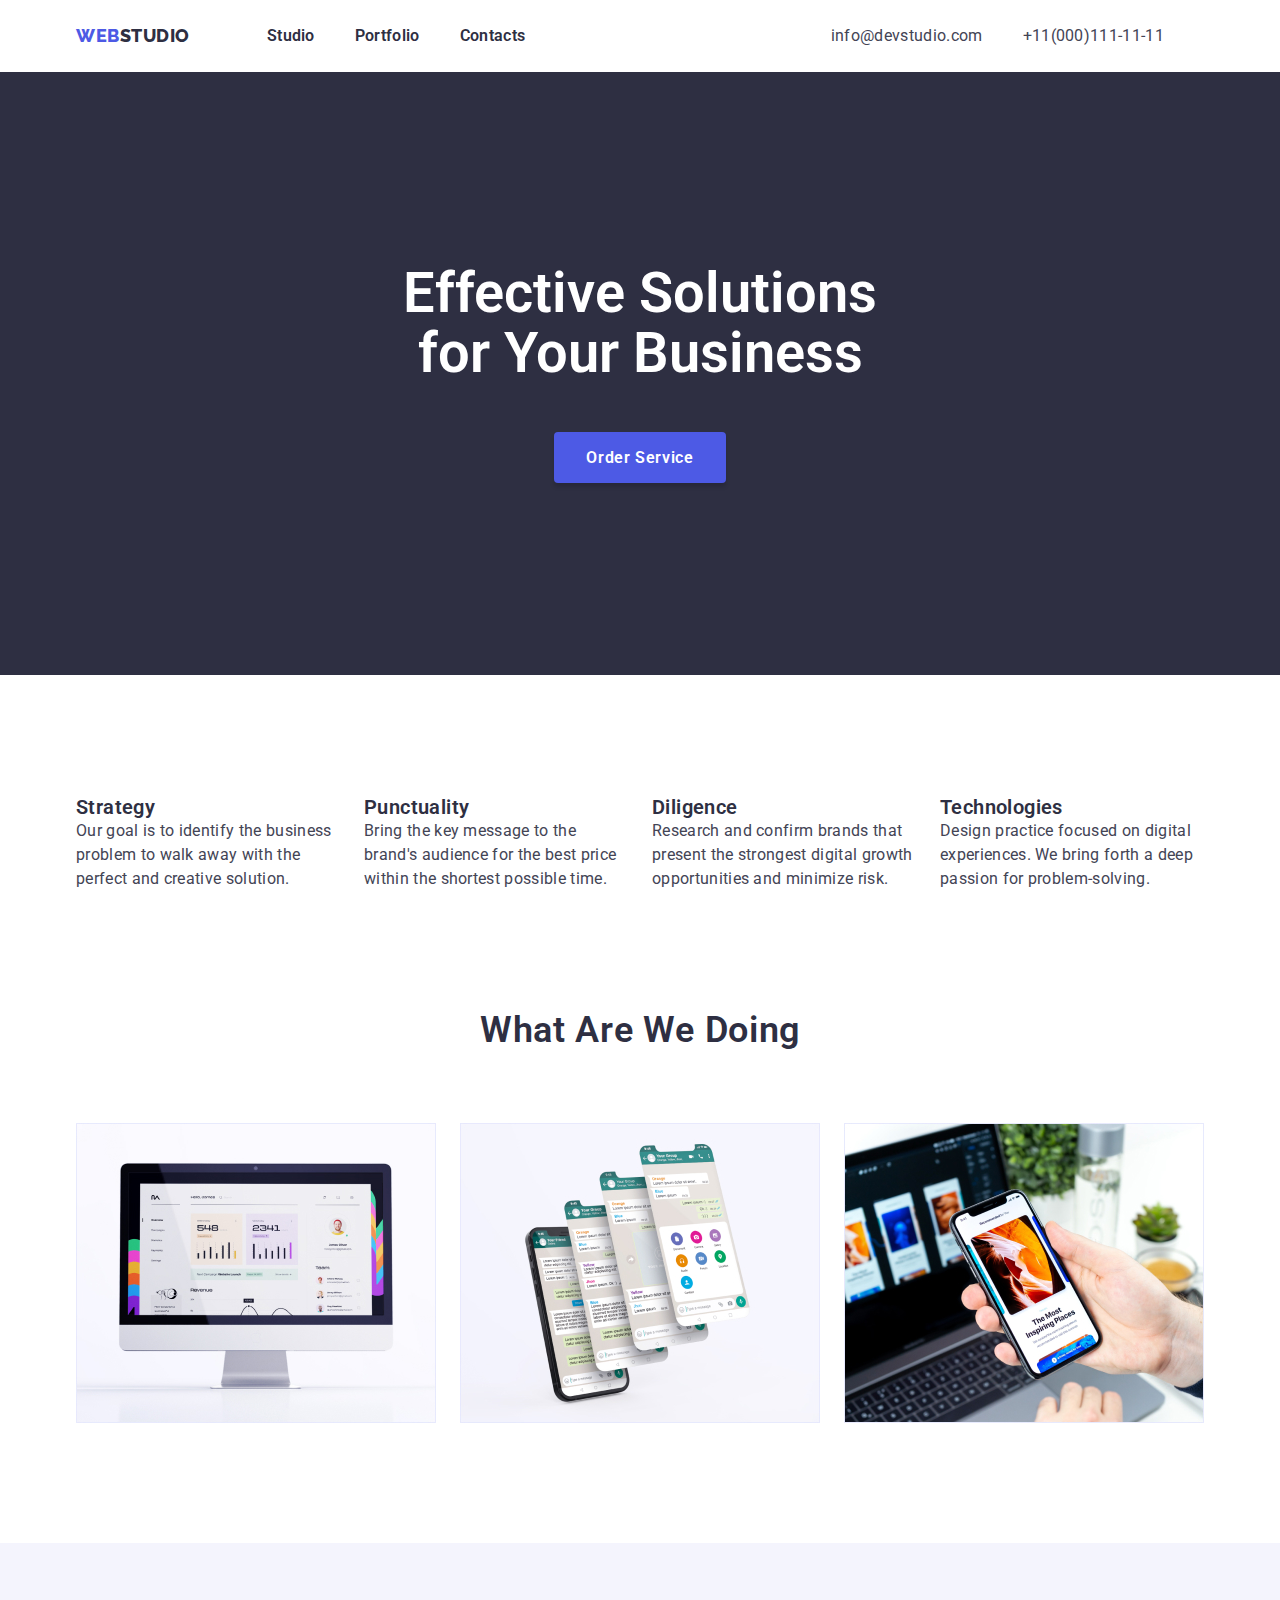
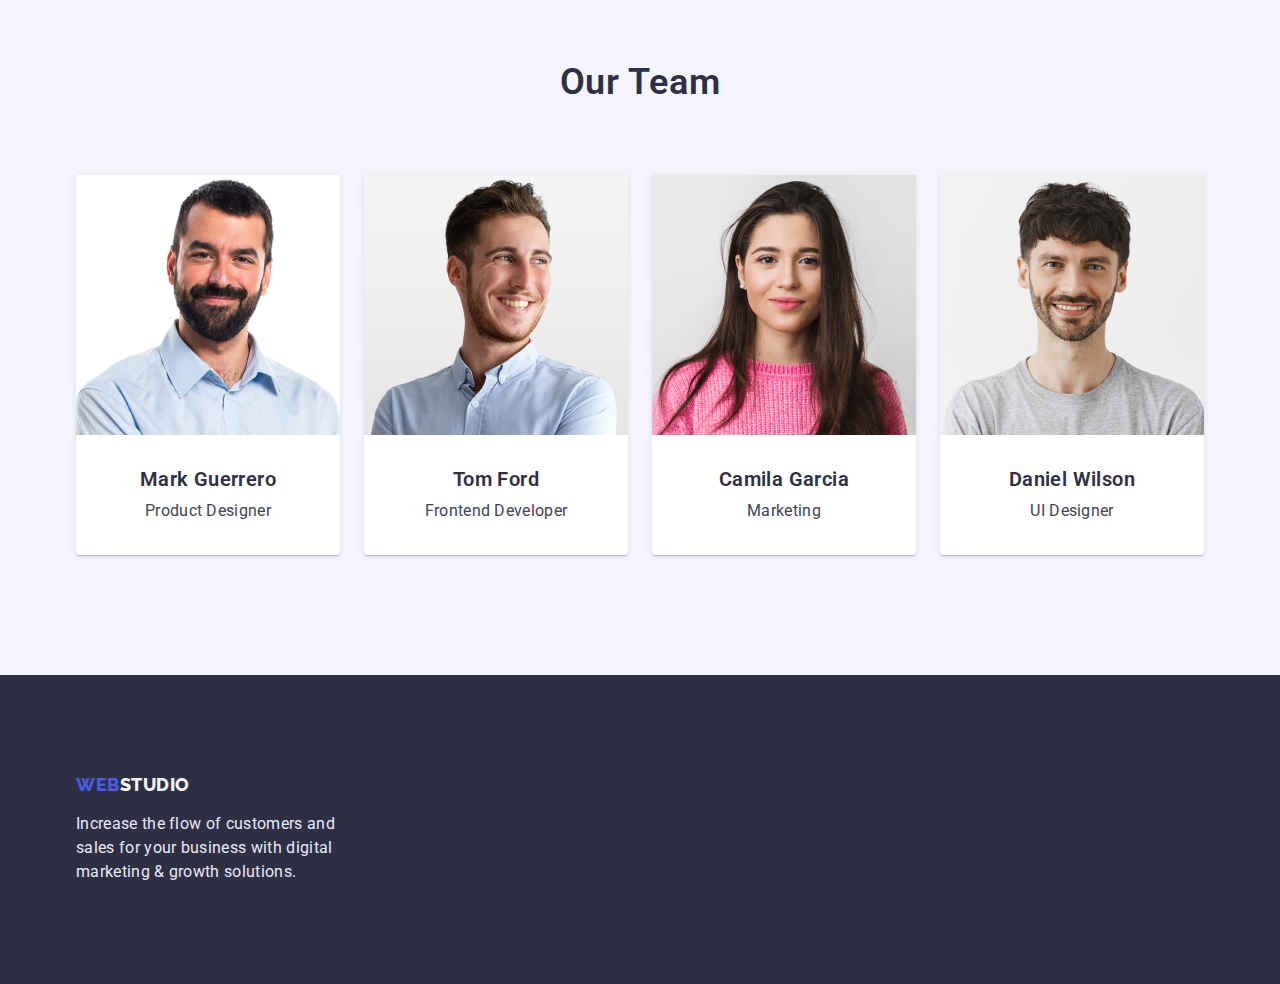
<file: index.html>
<!DOCTYPE html>
<html lang="en">
  <head>
    <meta charset="UTF-8" />
    <meta http-equiv="X-UA-Compatible" content="IE=edge" />
    <meta name="viewport" content="width=device-width, initial-scale=1.0" />
    <title>WEBSTUDIO</title>
    <link
      rel="stylesheet"
      href="https://cdn.jsdelivr.net/npm/modern-normalize@1.1.0/modern-normalize.min.css"
    />
    <link rel="preconnect" href="https://fonts.googleapis.com" />
    <link rel="preconnect" href="https://fonts.gstatic.com" crossorigin />
    <link
      href="https://fonts.googleapis.com/css2?family=Raleway:wght@700&family=Roboto:wght@400;500;700;900&display=swap"
      rel="stylesheet"
    />
    <link rel="stylesheet" href="./css/styles.css" />
  </head>
  <body>
    <header class="header">
      <div class="container">
        <nav>
          <a class="header-logo link" href="./index.html">
            <span class="web-header">WEB</span
            ><span class="studio-header">STUDIO</span></a
          >
          <ul class="header-nav list">
            <li><a class="nav-link link" href="./index.html">Studio</a></li>
            <li>
              <a class="nav-link link" href="./portfolio.html">Portfolio</a>
            </li>
            <li><a class="nav-link link" href="">Contacts</a></li>
          </ul>
        </nav>
        <div class="heder-info">
          <ul class="contacts-list list">
            <li>
              <a class="contacts-link link" href="mailto:info@devstudio.com"
                >info@devstudio.com</a
              >
            </li>
            <li>
              <a class="contacts-link link" href="tel:+110001111111"
                >+11(000)111-11-11</a
              >
            </li>
          </ul>
        </div>
      </div>
    </header>
    <main>
      <section class="hero">
        <div class="container">
          <h1 class="hero-title">Effective Solutions for Your Business</h1>
          <button class="hero-btm btm" type="button">Order Service</button>
        </div>
      </section>
      <section class="benefits">
        <div class="container">
          <h2 hidden>Benefits</h2>
          <ul class="list">
            <li class="benefits-list">
              <h3 class="benefits-title">Strategy</h3>
              <p class="benefits-text">
                Our goal is to identify the business problem to walk away with
                the perfect and creative solution.
              </p>
            </li>
            <li class="benefits-list">
              <h3 class="benefits-title">Punctuality</h3>
              <p class="benefits-text">
                Bring the key message to the brand's audience for the best price
                within the shortest possible time.
              </p>
            </li>
            <li class="benefits-list">
              <h3 class="benefits-title">Diligence</h3>
              <p class="benefits-text">
                Research and confirm brands that present the strongest digital
                growth opportunities and minimize risk.
              </p>
            </li>
            <li class="benefits-list">
              <h3 class="benefits-title">Technologies</h3>
              <p class="benefits-text">
                Design practice focused on digital experiences. We bring forth a
                deep passion for problem-solving.
              </p>
            </li>
          </ul>
        </div>
      </section>
      <section class="work">
        <div class="container">
          <h2 class="work-title">What are we doing</h2>
          <ul class="list">
            <li>
              <img class="img"
                width="360"
                height="300"
                src="./img/photo-pc.jpg"
                alt="photo-pc"
              />
            </li>
            <li>
              <img class="img"
                width="360"
                height="300"
                src="./img/photo-phone.jpg"
                alt="photo-phone"
              />
            </li>
            <li>
              <img class="img"
                width="360"
                height="300"
                src="./img/laptop.jpg"
                alt="laptop"
              />
            </li>
          </ul>
        </div>
      </section>
      <section class="team">
        <div class="container">
          <h2 class="team-title">Our Team</h2>
          <ul class="team-list list">
            <li class="team-item">
              <img class="img"
                width="264"
                height="260"
                src="./img/Mark-Guerrero.jpg"
                alt="Mark Guerrero"
              />
              <h3 class="subject">Mark Guerrero</h3>
              <p class="team-text">Product Designer</p>
            </li>
            <li class="team-item">
              <img class="img"
                width="264"
                height="260"
                src="./img/Tom-Ford.jpg"
                alt="Tom Ford"
              />
              <h3 class="subject">Tom Ford</h3>
              <p class="team-text">Frontend Developer</p>
            </li>
            <li class="team-item">
              <img class="img"
                width="264"
                height="260"
                src="./img/Camila-Garcia.jpg"
                alt="Camila Garcia"
              />
              <h3 class="subject">Camila Garcia</h3>
              <p class="team-text">Marketing</p>
            </li>
            <li class="team-item">
              <img class="img"
                width="264"
                height="260"
                src="./img/Daniel-Wilson.jpg"
                alt="Daniel Wilson"
              />
              <h3 class="subject">Daniel Wilson</h3>
              <p class="team-text">UI Designer</p>
            </li>
          </ul>
        </div>
      </section>
    </main>

    <footer class="footer">
      <div class="container">
        <a class="footer-logo link" href="/index.html">
          <span class="footer-web">WEB</span
          ><span class="footer-studio">STUDIO</span></a
        >
        <p class="footer-text">
          Increase the flow of customers and sales for your business with
          digital marketing & growth solutions.
        </p>
      </div>
    </footer>
  </body>
</html>
</file>
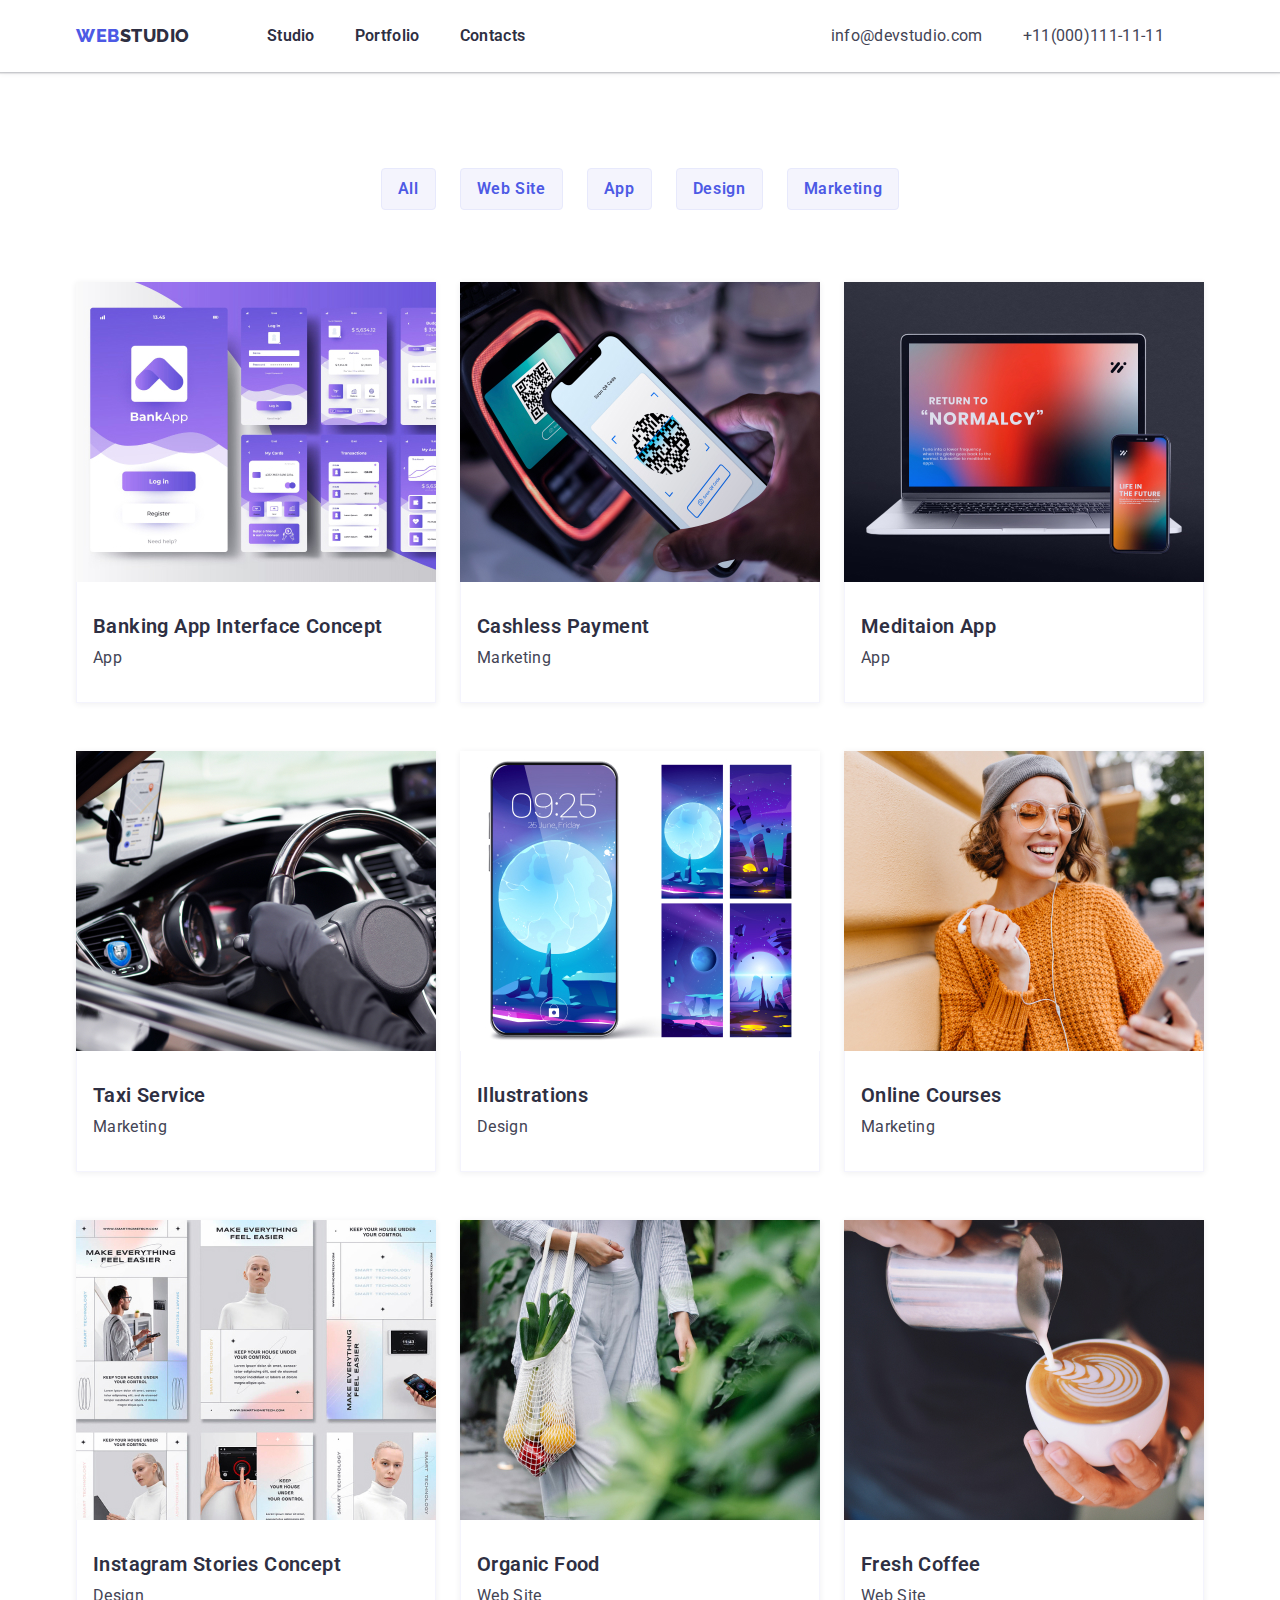
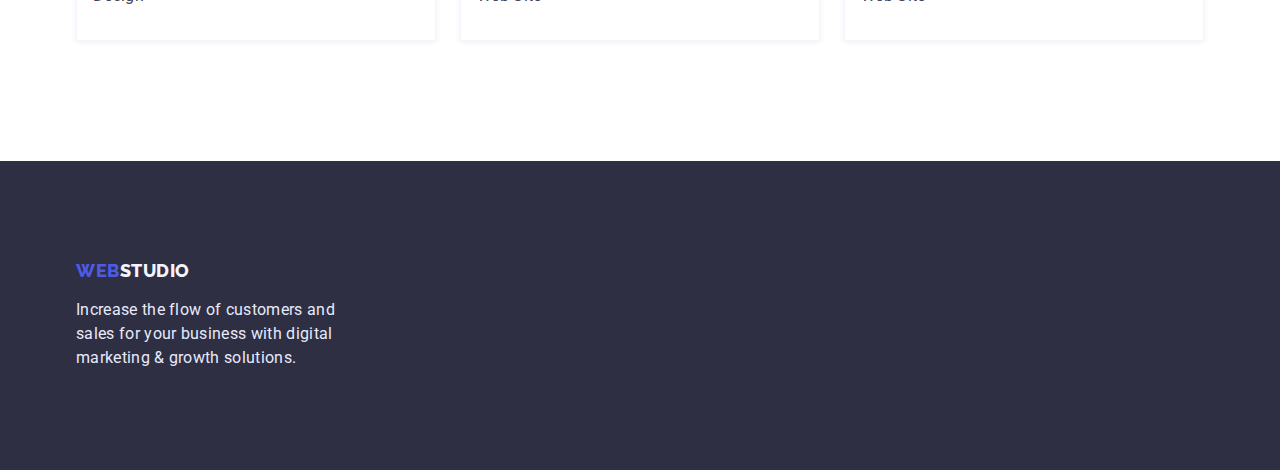
<file: portfolio.html>
<!DOCTYPE html>
<html lang="en">
  <head>
    <meta charset="UTF-8" />
    <meta http-equiv="X-UA-Compatible" content="IE=edge" />
    <meta name="viewport" content="width=device-width, initial-scale=1.0" />
    <title>WEBSTUDIO</title>
    <link
      rel="stylesheet"
      href="https://cdn.jsdelivr.net/npm/modern-normalize@1.1.0/modern-normalize.min.css"
    />
    <link rel="preconnect" href="https://fonts.googleapis.com" />
    <link rel="preconnect" href="https://fonts.gstatic.com" crossorigin />
    <link
      href="https://fonts.googleapis.com/css2?family=Raleway:wght@700&family=Roboto:wght@400;500;700;900&display=swap"
      rel="stylesheet"
    />
    <link rel="stylesheet" href="./css/styles.css" />
  </head>
  <body>
    <header class="header">
      <div class="container">
        <nav>
          <a class="header-logo link" href="./index.html">
            <span class="web-header">WEB</span
            ><span class="studio-header">STUDIO</span></a
          >
          <ul class="header-nav list">
            <li><a class="nav-link link" href="./index.html">Studio</a></li>
            <li>
              <a class="nav-link link" href="./portfolio.html">Portfolio</a>
            </li>
            <li><a class="nav-link link" href="">Contacts</a></li>
          </ul>
        </nav>
        <div class="heder-info">
          <ul class="contacts-list list">
            <li>
              <a class="contacts-link link" href="mailto:info@devstudio.com"
                >info@devstudio.com</a
              >
            </li>
            <li>
              <a class="contacts-link link" href="tel:+110001111111"
                >+11(000)111-11-11</a
              >
            </li>
          </ul>
        </div>
      </div>
    </header>
    <main>
      <section class="portfolio">
        <div class="container">
          <h1 hidden>Portfolio</h1>
          <ul class="portfolio-filter list">
            <li class="link">
              <button class="btm-portfolio btm" type="button">All</button>
            </li>
            <li class="link">
              <button class="btm-portfolio btm" type="button">Web Site</button>
            </li>
            <li class="link">
              <button class="btm-portfolio btm" type="button">App</button>
            </li>
            <li class="link">
              <button class="btm-portfolio btm" type="button">Design</button>
            </li>
            <li class="link">
              <button class="btm-portfolio btm" type="button">Marketing</button>
            </li>
          </ul>
          <ul class="portfolio-content list">
            <li class="link">
              <a class="link" href=""
                ><img class="img"
                  src="./img/banking-app.jpg"
                  alt="Banking-App"
                  width="360"
                  height="300"
                />
                <div class="item-content">
                  <h2 class="portfolio-title">Banking App Interface Concept</h2>
                  <p class="portfolio-text">App</p>
                </div>
              </a>
            </li>
            <li class="link">
              <a class="link" href=""
                ><img class="img"
                  src="./img/cashless-payment.jpg"
                  alt="Cashless-Payment"
                  width="360"
                  height="300"
                />
                <div class="item-content">
                  <h2 class="portfolio-title">Cashless Payment</h2>
                  <p class="portfolio-text">Marketing</p>
                </div>
              </a>
            </li>
            <li class="link">
              <a class="link" href=""
                ><img class="img"
                  src="./img/meditaion-app.jpg"
                  alt="Meditaion-App"
                  width="360"
                  height="300"
                />
                <div class="item-content">
                  <h2 class="portfolio-title">Meditaion App</h2>
                  <p class="portfolio-text">App</p>
                </div>
              </a>
            </li>
            <li class="link">
              <a class="link" href=""
                ><img class="img"
                  src="./img/taxi-service.jpg"
                  alt="Taxi-Service"
                  width="360"
                  height="300"
                />
                <div class="item-content">
                  <h2 class="portfolio-title">Taxi Service</h2>
                  <p class="portfolio-text">Marketing</p>
                </div>
              </a>
            </li>
            <li class="link">
              <a class="link" href=""
                ><img class="img"
                  src="./img/screen-illustrations.jpg"
                  alt="Illustrations"
                  width="360"
                  height="300"
                />
                <div class="item-content">
                  <h2 class="portfolio-title">Illustrations</h2>
                  <p class="portfolio-text">Design</p>
                </div>
              </a>
            </li>
            <li class="link">
              <a class="link" href=""
                ><img class="img"
                  src="./img/online-ourses.jpg"
                  alt="Online-Courses"
                  width="360"
                  height="300"
                />
                <div class="item-content">
                  <h2 class="portfolio-title">Online Courses</h2>
                  <p class="portfolio-text">Marketing</p>
                </div>
              </a>
            </li>
            <li class="link">
              <a class="link" href=""
                ><img class="img"
                  src="./img/instagram-stories.jpg"
                  alt="Instagram-Stories"
                  width="360"
                  height="300"
                />
                <div class="item-content">
                  <h2 class="portfolio-title">Instagram Stories Concept</h2>
                  <p class="portfolio-text">Design</p>
                </div>
              </a>
            </li>
            <li class="link">
              <a class="link" href=""
                ><img class="img"
                  src="./img/organic-food.jpg"
                  alt="Organic-Food"
                  width="360"
                  height="300"
                />
                <div class="item-content">
                  <h2 class="portfolio-title">Organic Food</h2>
                  <p class="portfolio-text">Web Site</p>
                </div>
              </a>
            </li>
            <li class="link">
              <a class="link" href=""
                ><img class="img"
                  src="./img/fresh-coffee.jpg"
                  alt="Fresh-Coffee"
                  width="360"
                  height="300"
                />
                <div class="item-content">
                  <h2 class="portfolio-title">Fresh Coffee</h2>
                  <p class="portfolio-text">Web Site</p>
                </div>
              </a>
            </li>
          </ul>
        </div>
      </section>
    </main>
    <footer class="footer">
      <div class="container">
        <a class="footer-logo link" href="/index.html">
          <span class="footer-web">WEB</span
          ><span class="footer-studio">STUDIO</span></a
        >
        <p class="footer-text">
          Increase the flow of customers and sales for your business with
          digital marketing & growth solutions.
        </p>
      </div>
    </footer>
  </body>
</html>
</file>
<file: css/styles.css>
:root {
  --decoration-color: #ffffff; /* DECORATION-COLOR */
  --darc-color: #2e2f42; /* NAVY BLUE */
  --primary-brand-color: #4d5ae5; /* IRIS */
  --light-color: #f4f4fd; /* CLOUD */
  --accent-color: #e7e9fc; /* CORNFLOWER */
  --body-text-color: #434455; /* SLATE */
}

*,
*::after,
*::before {
  box-sizing: border-box;
  margin: 0;
}

body {
  font-family: "Roboto", sans-serif;
  font-style: normal;
  /* background: gray; */
}

.web-header,
.footer-web {
  color: var(--primary-brand-color);
}

.list {
  padding: 0;
  list-style: none;
}

.btm {
  text-decoration: none;
  cursor: pointer;
}
.link {
  font-family: inherit;
  text-decoration: none;
}

h1,
h2,
h3,
p,
ul {
  margin-top: 0;
  margin-bottom: 0;
}

.container {
  max-width: 1158px;
  margin: 0 auto;
  padding: 0 15px;
}

.header nav,
.header-nav,
.contacts-list,
.portfolio-filter {
  display: flex;
  align-items: center;
}

.header .container,
.benefits ul,
.work ul,
.team ul {
  display: flex;
  align-items: center;
  justify-content: space-between;
}


.img {
  display: block;
  max-width: 100%;
  height: auto;
}

/* ----- HEADER ----- */

.header {
  padding-top: 24px;
  padding-bottom: 24px;
  box-shadow: 0px 2px 1px rgba(46, 47, 66, 0.08),
    0px 1px 1px rgba(46, 47, 66, 0.16), 0px 1px 6px rgba(46, 47, 66, 0.08);
}

.header-logo {
  font-family: "Raleway";
  font-style: normal;
  font-weight: 800;
  font-size: 18px;
  line-height: 1.33;
  letter-spacing: 0.03em;
  text-transform: uppercase;
  margin-right: 77px;
}

.studio-header {
  color: var(--darc-color);
}

.contacts-link:focus,
.contacts-link:hover,
.nav-link:hover,
.nav-link:focus {
  color: var(--primary-brand-color);
}

.nav-link {
  font-weight: 600;
  font-size: 16px;
  line-height: 1.5;
  letter-spacing: 0.02em;
  color: var(--darc-color);
  padding: 0 40px 0 0;
}
.contacts-link {
  font-size: 16px;
  line-height: 1.5;
  letter-spacing: 0.02em;
  color: var(--body-text-color);
  padding: 0 40px 0 0;
}

/* ----- HERO ----- */

.hero {
  background-color: var(--darc-color);
  padding-top: 192px;
  padding-bottom: 192px;
}

.hero-title {
  font-weight: 600;
  font-size: 56px;
  line-height: 1.07;
  text-align: center;
  /* letter-spacing: 0.02em; */
  color: var(--decoration-color);
  width: 492px;
  margin: 0 auto 48px;
}

.hero-btm {
  display: block;
  margin: 0 auto;
  padding: 16px 32px;
  font-weight: 600;
  font-size: 16px;
  line-height: 1.19;
  align-items: center;
  letter-spacing: 0.04em;
  color: var(--decoration-color);
  background-color: var(--primary-brand-color);
  border: 0px;
  box-shadow: 0px 4px 4px rgba(0, 0, 0, 0.15);
  border-radius: 4px;
}

/* ----- BENEFITS ----- */

.benefits {
  padding-top: 120px;
  padding-bottom: 120px;
}
.benefits-list {
  max-width: 264px;
}
.benefits-title {
  font-weight: 600;
  font-size: 20px;
  line-height: 1.2;
  letter-spacing: 0.02em;
  color: var(--darc-color);
}
.benefits-text {
  font-size: 16px;
  line-height: 1.5;
  letter-spacing: 0.02em;
  color: var(--body-text-color);
}

/* ----- WORK ----- */

.work {
  padding-bottom: 120px;
}


.work-title {
  font-weight: 600;
  font-size: 36px;
  line-height: 1.11;
  text-align: center;
  letter-spacing: 0.02em;
  text-transform: capitalize;
  color: var(--darc-color);
  margin-bottom: 72px;
}

/* ----- TEAM ----- */

.team {
  background-color: var(--light-color);
  padding-top: 120px;
  padding-bottom: 120px
}

.team-item {
  background: var(--decoration-color);
  box-shadow: 0px 1px 6px rgba(46, 47, 66, 0.08), 0px 1px 1px rgba(46, 47, 66, 0.16), 0px 2px 1px rgba(46, 47, 66, 0.08);
  border-radius: 0px 0px 4px 4px;
  padding-bottom: 32px;
}

.team-title {
  font-weight: 600;
  font-size: 36px;
  line-height: 1.11;
  text-align: center;
  letter-spacing: 0.02em;
  text-transform: capitalize;
  color: var(--darc-color);
  margin-bottom: 72px;
}
.subject {
  font-weight: 600;
  font-size: 20px;
  line-height: 1.2;
  text-align: center;
  letter-spacing: 0.02em;
  color: var(--darc-color);
  margin-top: 32px;
  margin-bottom: 8px;  
}
.team-text {
  font-size: 16px;
  line-height: 1.5;
  text-align: center;
  letter-spacing: 0.02em;
  color: var(--body-text-color);  
}

/* ----- PORTFOLIO ----- */

.portfolio {
  padding-top: 96px;
  padding-bottom: 120px;
  }

.portfolio-filter {
  justify-content: center;
  column-gap: 24px;
  /* padding-top: 96px; */
  margin-bottom: 72px;
}

.btm-portfolio:focus,
.btm-portfolio:hover {
  background-color: var(--primary-brand-color);
  color: var(--decoration-color);
  border: 1px solid var(--primary-brand-color);
  box-shadow: 0px 3px 1px rgba(0, 0, 0, 0.1), 0px 2px 1px rgba(0, 0, 0, 0.08),
    0px 2px 2px rgba(0, 0, 0, 0.12);
}

.btm-portfolio {
  font-weight: 600;
  font-size: 16px;
  line-height: 1.5;
  align-items: center;
  text-align: center;
  letter-spacing: 0.04em;
  color: var(--primary-brand-color);
  background: var(--light-color);
  border: 1px solid #e7e9fc;
  border-radius: 4px;
  padding: 8px 16px;
  /* margin-top: 96px;
  margin-bottom: 72px; */
}

.portfolio-content {
  display: flex;
  align-items: center;
  flex-wrap: wrap;
  column-gap: 24px;
  row-gap: 48px;
}

.portfolio-content li {
  box-shadow: 0px 1px 6px rgba(46, 47, 66, 0.08);
}
.item-content {
  /* padding-top: 32px;
  padding-bottom: 32px; */
  border: 0.5px solid var(--light-color);
  border-top: none;  
}
.portfolio-title {
  font-weight: 600;
  font-size: 20px;
  line-height: 1.2;
  letter-spacing: 0.02em;
  color: var(--darc-color);
  padding-top: 32px;
  padding-left: 16px;
  /* margin-bottom: 8px; */
  }

.portfolio-text {
  font-size: 16px;
  line-height: 1.5;
  letter-spacing: 0.02em;
  color: var(--body-text-color);
  padding-top: 8px;
  padding-left: 16px;
  padding-bottom: 32px;
}

/* ----- FOOTER ----- */

.footer {
  padding: 100px 0;
  background-color: var(--darc-color);
}

.footer-logo {
  font-family: "Raleway";
  font-style: normal;
  font-weight: 800;
  font-size: 18px;
  line-height: 1.16;
  letter-spacing: 0.03em;
  text-transform: uppercase;
}

.footer-studio {
  color: var(--light-color);
}

.footer-text {
  max-width: 264px;
  font-size: 16px;
  line-height: 1.5;
  letter-spacing: 0.02em;
  color: var(--accent-color);
  margin-top: 16px;
}
</file>
